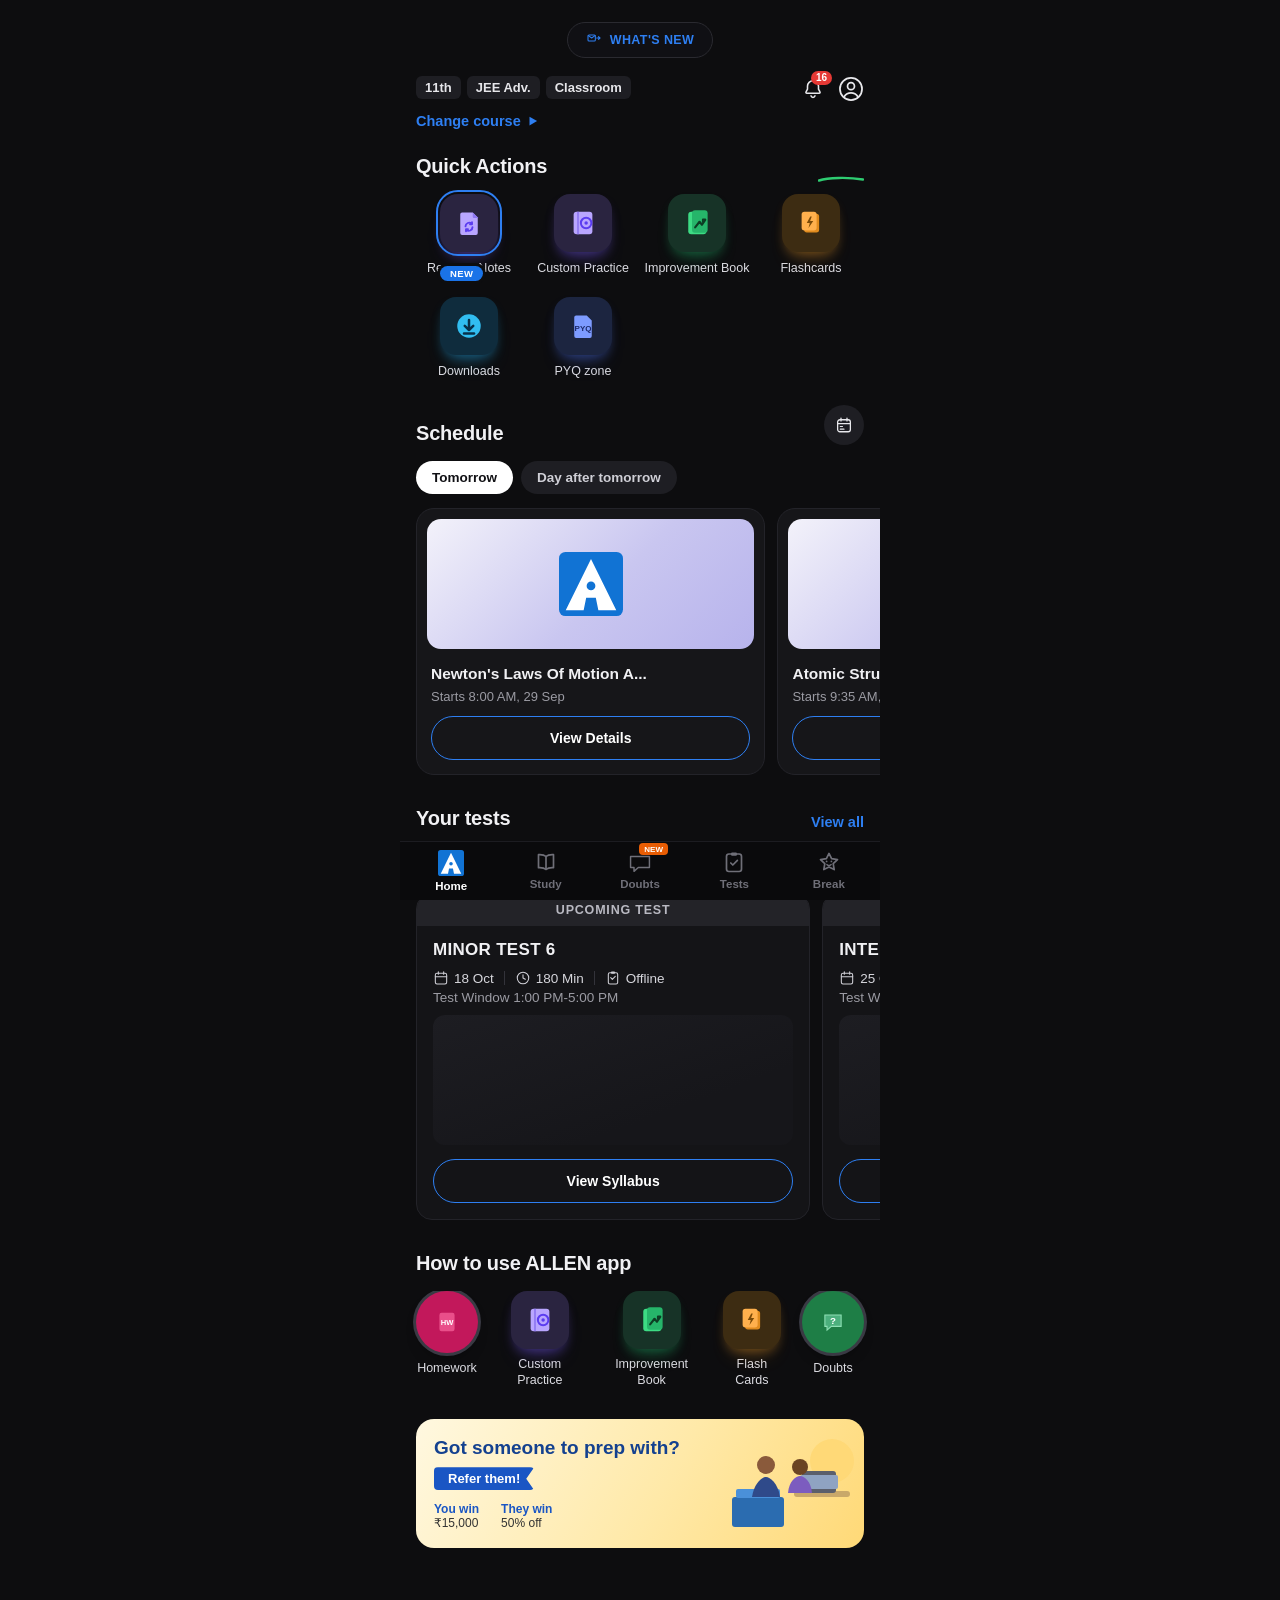
<file: android/app/src/main/assets/www/index.html>
<!DOCTYPE html>
<html lang="en">
<head>
<meta charset="utf-8">
<meta name="viewport" content="width=device-width, initial-scale=1, viewport-fit=cover">
<title>ALLEN</title>
<link rel="stylesheet" href="app.css">
<style>
  html, body { background: #0d0d0f; margin: 0; }
  #app { min-height: 100dvh; }
</style>
</head>
<body>
<div id="app"></div>
<script src="app.js"></script>
</body>
</html>
</file>
<file: android/app/src/main/assets/www/app.css>
/* src/styles.css */
* {
  box-sizing: border-box;
  margin: 0;
  padding: 0;
  -webkit-tap-highlight-color: transparent;
}
html,
body {
  background: #050506;
  color: #f1f1f4;
  font-family:
    "Segoe UI",
    Roboto,
    "Helvetica Neue",
    Arial,
    system-ui,
    sans-serif;
  font-size: 15px;
}
.app-shell {
  max-width: 480px;
  margin: 0 auto;
  min-height: 100dvh;
  background: #0d0d0f;
  display: flex;
  flex-direction: column;
  padding-top: env(safe-area-inset-top);
  padding-bottom: env(safe-area-inset-bottom);
}
.app-body {
  flex: 1;
}
.screen {
  padding: 14px 16px 0;
}
.whats-new-wrap {
  display: flex;
  justify-content: center;
  padding: 8px 0 18px;
}
.whats-new {
  display: inline-flex;
  align-items: center;
  gap: 8px;
  border: 1px solid #2a2a30;
  border-radius: 999px;
  padding: 9px 18px;
  font-size: 12.5px;
  font-weight: 700;
  letter-spacing: .4px;
  color: #2e7ff2;
  background: #101014;
}
.header-row {
  display: flex;
  justify-content: space-between;
  align-items: flex-start;
}
.course-chips {
  display: flex;
  flex-wrap: wrap;
  gap: 6px;
  max-width: 70%;
}
.chip {
  background: #1e1e23;
  color: #e6e6ea;
  border-radius: 6px;
  padding: 4px 9px;
  font-size: 13px;
  font-weight: 600;
  height: fit-content;
}
.change-course {
  width: 100%;
  color: #2e7ff2;
  font-size: 14.5px;
  font-weight: 600;
  display: flex;
  align-items: center;
  gap: 5px;
  margin-top: 8px;
}
.header-icons {
  display: flex;
  align-items: center;
  gap: 14px;
}
.bell-wrap {
  position: relative;
  display: inline-flex;
}
.bell-badge {
  position: absolute;
  top: -7px;
  right: -8px;
  background: #e53935;
  color: #fff;
  font-size: 10px;
  font-weight: 700;
  border-radius: 999px;
  padding: 2px 5px;
  line-height: 1;
}
.section-head {
  display: flex;
  align-items: flex-end;
  justify-content: space-between;
  margin: 26px 0 16px;
}
.section-head h2 {
  font-size: 20px;
  font-weight: 800;
  letter-spacing: -.2px;
}
.swoosh {
  margin-bottom: -4px;
}
.view-all {
  color: #2e7ff2;
  font-size: 14.5px;
  font-weight: 600;
}
.cal-btn {
  background: #1e1e23;
  border: none;
  border-radius: 999px;
  width: 40px;
  height: 40px;
  display: grid;
  place-items: center;
  color: #e8e8ec;
}
.qa-grid {
  display: grid;
  grid-template-columns: repeat(4, 1fr);
  gap: 20px 8px;
}
.qa-item {
  display: flex;
  flex-direction: column;
  align-items: center;
  gap: 9px;
  position: relative;
}
.qa-label {
  font-size: 12.5px;
  color: #dcdce2;
  text-align: center;
  line-height: 1.25;
}
.qa-tile {
  width: 58px;
  height: 58px;
  border-radius: 16px;
  display: grid;
  place-items: center;
  position: relative;
}
.qa-new .qa-tile {
  outline: 2px solid #2e7ff2;
  outline-offset: 2px;
  border-radius: 18px;
}
.qa-new::after {
  content: "NEW";
  position: absolute;
  bottom: -4px;
  background: #1a73e8;
  color: #fff;
  font-size: 9.5px;
  font-weight: 800;
  padding: 2px 10px;
  border-radius: 999px;
  letter-spacing: .4px;
  box-shadow: 0 0 0 3px #0d0d0f;
}
.pill-tabs {
  display: flex;
  gap: 8px;
  margin-bottom: 14px;
}
.pill {
  background: #1e1e23;
  color: #cfcfd6;
  border: none;
  border-radius: 999px;
  padding: 9px 16px;
  font-size: 13.5px;
  font-weight: 600;
}
.pill.active {
  background: #ffffff;
  color: #101014;
}
.hscroll {
  display: flex;
  gap: 12px;
  overflow-x: auto;
  margin: 0 -16px;
  padding: 0 16px 6px;
  scrollbar-width: none;
}
.hscroll::-webkit-scrollbar {
  display: none;
}
.schedule-card {
  min-width: 78%;
  background: #161619;
  border-radius: 18px;
  overflow: hidden;
  border: 1px solid #232329;
}
.schedule-art {
  height: 130px;
  border-radius: 14px;
  margin: 10px;
  background:
    linear-gradient(
      135deg,
      #f3f2fa 0%,
      #c9c6f0 55%,
      #b7b3ec 100%);
  display: grid;
  place-items: center;
}
.schedule-body {
  padding: 6px 14px 14px;
}
.schedule-title {
  font-size: 15.5px;
  font-weight: 700;
}
.schedule-starts {
  color: #9b9ba3;
  font-size: 13px;
  margin: 6px 0 12px;
}
.btn-outline {
  background: transparent;
  border: 1.6px solid #2e7ff2;
  color: #fff;
  border-radius: 999px;
  padding: 10px 16px;
  font-size: 14px;
  font-weight: 700;
  width: 100%;
  min-height: 44px;
}
.btn-primary {
  background: #1a73e8;
  border: none;
  color: #fff;
  border-radius: 999px;
  padding: 12px 16px;
  font-size: 14.5px;
  font-weight: 700;
  width: 100%;
  min-height: 44px;
}
.test-card {
  min-width: 88%;
  background: #141417;
  border-radius: 16px;
  overflow: hidden;
  border: 1px solid #232329;
}
.test-card-banner {
  text-align: center;
  font-size: 12.5px;
  letter-spacing: .8px;
  font-weight: 600;
  padding: 9px;
  color: #b9b9c2;
  background: #232328;
}
.test-card-banner.green {
  color: #34d399;
  background: #12271d;
}
.test-card-body {
  padding: 14px 16px 16px;
}
.test-card-name {
  font-size: 17px;
  font-weight: 800;
  letter-spacing: .3px;
}
.test-meta {
  display: flex;
  align-items: center;
  gap: 10px;
  margin: 10px 0 4px;
  color: #d6d6dc;
  font-size: 13.5px;
}
.test-meta span {
  display: inline-flex;
  align-items: center;
  gap: 5px;
}
.test-meta i {
  width: 1px;
  height: 14px;
  background: #33333a;
}
.test-window {
  color: #9b9ba3;
  font-size: 13.5px;
  margin-bottom: 10px;
}
.test-card-art {
  height: 130px;
  border-radius: 12px;
  margin-bottom: 14px;
  background:
    linear-gradient(
      160deg,
      #1d1d22 0%,
      #16161a 70%);
}
.syllabus-row {
  display: flex;
  align-items: center;
  gap: 7px;
  color: #7c8aa8;
  font-size: 13.5px;
  margin-bottom: 10px;
}
.test-card-actions {
  display: flex;
  flex-direction: column;
  gap: 4px;
}
.how-row {
  display: flex;
  gap: 18px;
  overflow-x: auto;
  padding-bottom: 8px;
  scrollbar-width: none;
  margin: 0 -16px;
  padding-left: 16px;
  padding-right: 16px;
}
.how-row::-webkit-scrollbar {
  display: none;
}
.how-item {
  display: flex;
  flex-direction: column;
  align-items: center;
  gap: 8px;
}
.how-item span {
  font-size: 12.5px;
  color: #dcdce2;
  text-align: center;
  line-height: 1.25;
}
.how-circle {
  width: 62px;
  height: 62px;
  border-radius: 50%;
  display: grid;
  place-items: center;
  box-shadow: 0 0 0 3px #3a3a44, 0 8px 14px -6px rgba(0, 0, 0, .6);
}
.refer-banner {
  margin-top: 22px;
  border-radius: 18px;
  overflow: hidden;
  background:
    linear-gradient(
      120deg,
      #fff8e0 0%,
      #ffe9a8 55%,
      #ffd977 100%);
  display: flex;
  align-items: center;
  color: #1a3a8f;
}
.refer-text {
  padding: 18px 6px 18px 18px;
  flex: 1;
}
.refer-head {
  font-size: 19px;
  font-weight: 800;
  line-height: 1.2;
  color: #14418f;
}
.refer-tag {
  display: inline-block;
  margin-top: 8px;
  background: #1a56c4;
  color: #fff;
  font-weight: 800;
  font-size: 13px;
  padding: 4px 14px;
  border-radius: 4px;
  clip-path: polygon(0 0, 100% 0, 92% 50%, 100% 100%, 0 100%);
}
.refer-win {
  display: flex;
  gap: 22px;
  margin-top: 12px;
  font-size: 12px;
  color: #333;
}
.refer-win b {
  color: #1a56c4;
}
.bottom-nav {
  position: sticky;
  bottom: 0;
  display: flex;
  background: #0a0a0c;
  border-top: 1px solid #1c1c21;
  padding: 8px 4px calc(8px + env(safe-area-inset-bottom));
}
.nav-item {
  flex: 1;
  background: none;
  border: none;
  color: #6f6f78;
  display: flex;
  flex-direction: column;
  align-items: center;
  gap: 4px;
  font-size: 11.5px;
  font-weight: 600;
}
.nav-item.active {
  color: #e8e8ec;
}
.nav-item.active span {
  color: #fff;
}
.nav-doubts-wrap {
  position: relative;
  display: inline-flex;
}
.mini-new {
  position: absolute;
  top: -7px;
  right: -16px;
  background: #e85d04;
  color: #fff;
  font-size: 8px;
  font-weight: 800;
  padding: 1.5px 5px;
  border-radius: 4px;
}
.bottom-pad {
  height: 20px;
}
.result-hero {
  background:
    linear-gradient(
      175deg,
      #f6a821 0%,
      #f49b12 60%,
      #ef930e 100%);
  border-radius: 0 0 22px 22px;
  padding: 16px 16px 22px;
  position: relative;
  overflow: hidden;
  margin: -14px -16px 0;
}
.result-topbar {
  display: flex;
  align-items: center;
  gap: 10px;
  position: relative;
  z-index: 1;
}
.back-btn {
  background: none;
  border: none;
  padding: 6px;
}
.result-title {
  flex: 1;
  color: #fff;
}
.result-name {
  font-size: 18px;
  font-weight: 800;
  letter-spacing: .3px;
}
.result-sub {
  font-size: 12.5px;
  opacity: .95;
  margin-top: 3px;
}
.main-test-pill {
  background: rgba(255, 255, 255, .14);
  border: 1.3px solid rgba(255, 255, 255, .85);
  color: #fff;
  border-radius: 999px;
  padding: 8px 14px;
  font-size: 13.5px;
  font-weight: 600;
  white-space: nowrap;
}
.caret {
  font-size: 11px;
}
.hero-deco {
  position: absolute;
  right: 6px;
  top: 70px;
  opacity: .95;
}
.score-circle {
  display: grid;
  place-items: center;
  margin: 26px 0 10px;
  position: relative;
  z-index: 1;
}
.provisional {
  border: 1.6px dashed rgba(255, 255, 255, .75);
  border-radius: 14px;
  padding: 14px 16px;
  color: #fff;
  position: relative;
  z-index: 1;
  background: rgba(120, 70, 0, .10);
}
.provisional-title {
  font-size: 15.5px;
  font-weight: 700;
}
.provisional-sub {
  font-size: 13px;
  margin-top: 6px;
  opacity: .95;
  line-height: 1.4;
}
.hero-actions {
  display: flex;
  gap: 10px;
  margin-top: 16px;
  position: relative;
  z-index: 1;
}
.btn-hero {
  flex: 1;
  background: transparent;
  border: 1.6px solid #fff;
  color: #fff;
  border-radius: 999px;
  padding: 12px;
  font-size: 15px;
  font-weight: 700;
  min-height: 44px;
}
.btn-hero-round {
  width: 50px;
  border-radius: 999px;
  background: transparent;
  border: 1.6px solid #fff;
  color: #fff;
  font-size: 14px;
  min-height: 44px;
}
.result-tabs-wrap {
  padding: 16px 0 6px;
}
.result-tabs {
  display: flex;
  background: #1a1a1e;
  border-radius: 999px;
  padding: 5px;
}
.result-tab {
  flex: 1;
  background: none;
  border: none;
  color: #b9b9c2;
  border-radius: 999px;
  padding: 10px 0;
  font-size: 14px;
  font-weight: 600;
}
.result-tab.active {
  background: #fff;
  color: #101014;
}
.result-body {
  padding-bottom: 10px;
}
.ms-title {
  font-size: 17px;
  font-weight: 800;
}
.ms-sub {
  color: #9b9ba3;
  font-size: 13.5px;
  margin: 6px 0 14px;
}
.marks-grid {
  display: grid;
  grid-template-columns: repeat(3, 1fr);
  gap: 10px;
}
.mark-card {
  background: #161619;
  border-radius: 12px;
  padding: 12px;
  border-top: 2.5px solid transparent;
}
.mark-card.correct {
  border-top-color: #2ecc71;
}
.mark-card.incorrect {
  border-top-color: #e53935;
}
.mark-card.unattempted {
  border-top-color: #6f6f78;
}
.mark-label {
  color: #9b9ba3;
  font-size: 12.5px;
  font-weight: 600;
}
.mark-value {
  font-size: 24px;
  font-weight: 800;
  margin: 5px 0 2px;
}
.mark-marks {
  color: #7c7c85;
  font-size: 12px;
  min-height: 15px;
}
.subject-table {
  margin-top: 20px;
  background: #161619;
  border-radius: 14px;
  overflow: hidden;
}
.subject-row {
  display: grid;
  grid-template-columns: 1.6fr .8fr .8fr .8fr 24px;
  align-items: center;
  padding: 13px 14px;
  font-size: 13.5px;
  border-bottom: 1px solid #222228;
  color: #e6e6ea;
}
.subject-row:last-child {
  border-bottom: none;
}
.subject-row.head {
  color: #9b9ba3;
  font-size: 12px;
  letter-spacing: .6px;
  font-weight: 700;
  background: #1c1c21;
}
.s-name {
  font-weight: 800;
  letter-spacing: .3px;
}
.s-name em {
  font-style: normal;
  font-weight: 400;
  color: #9b9ba3;
  font-size: 12px;
}
.subject-row .ok {
  color: #34d399;
}
.subject-row .no {
  color: #f26d6d;
}
.head .ok {
  color: #34d399;
}
.head .no {
  color: #f26d6d;
}
.empty-tab {
  display: flex;
  flex-direction: column;
  align-items: center;
  justify-content: center;
  gap: 10px;
  padding-top: 40vh;
  text-align: center;
}
.empty-art {
  font-size: 40px;
}
.empty-title {
  font-size: 20px;
  font-weight: 800;
}
.empty-sub {
  color: #9b9ba3;
}
.empty-tab .btn-outline {
  width: auto;
  padding: 10px 28px;
  margin-top: 8px;
}
</file>
